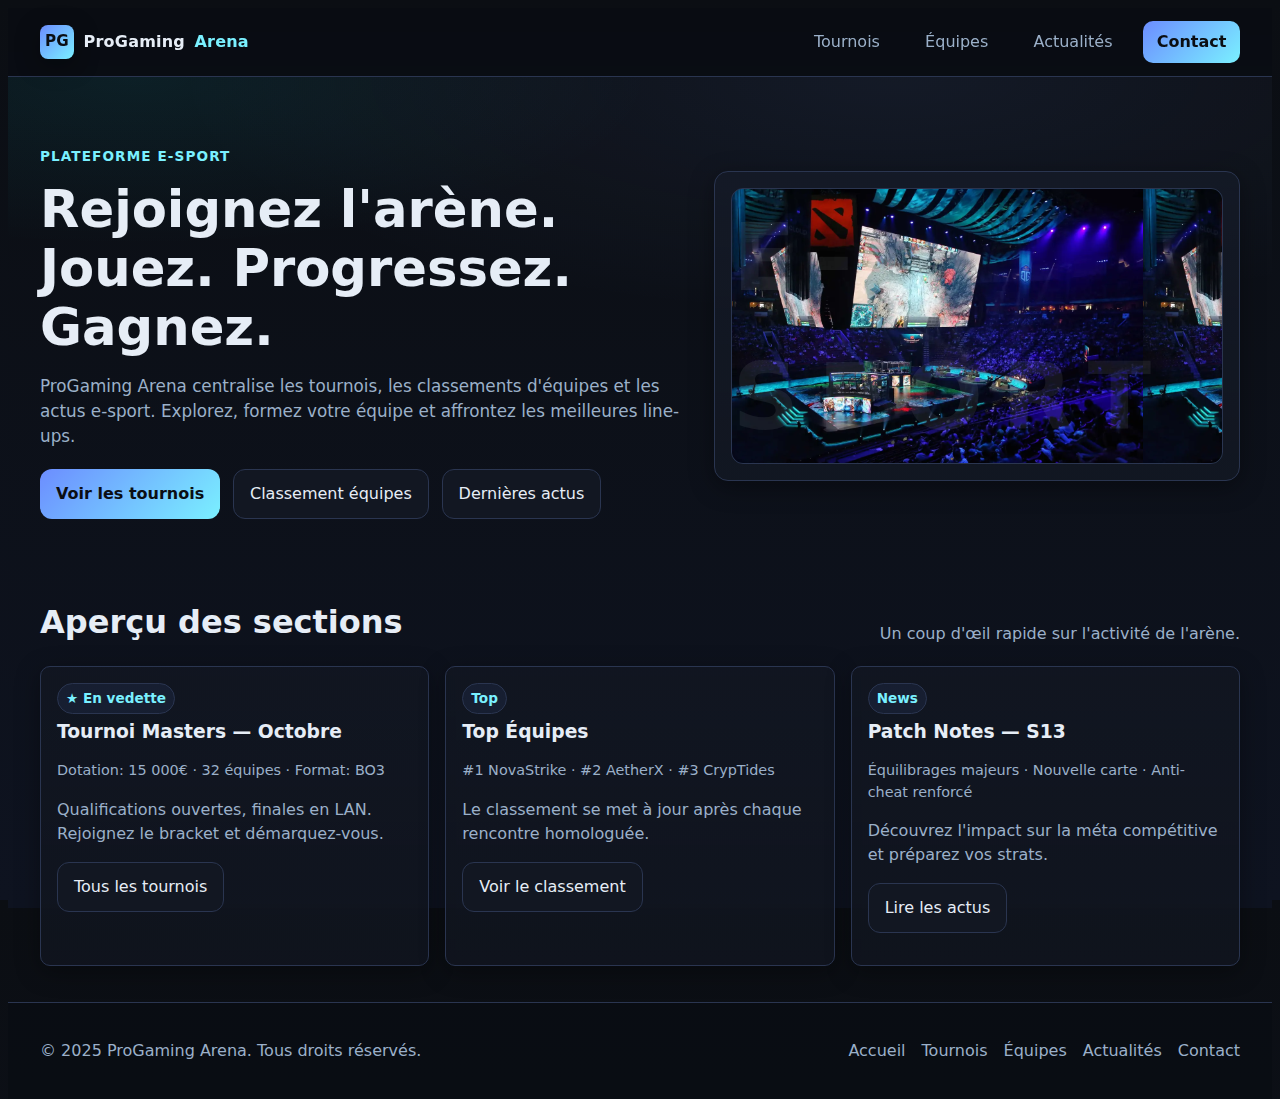
<file: index.html>
<!DOCTYPE html>
<html lang="fr">
  <head>
    <meta charset="utf-8" />
    <meta name="viewport" content="width=device-width, initial-scale=1" />
    <title>ProGaming Arena — E-Sport Platform</title>
    <meta
      name="description"
      content="Plateforme e-sport: tournois, équipes, actualités et contact — ProGaming Arena."
    />
    <link rel="stylesheet" href="style.css" />
  </head>
  <body>
    <!-- Header / Navigation -->
    <header>
      <div
        class="container nav"
        role="navigation"
        aria-label="Navigation principale"
      >
        <a class="brand" href="#hero" aria-label="Accueil ProGaming Arena">
          <span class="brand-badge" aria-hidden="true"><span>PG</span></span>
          ProGaming <em>Arena</em>
        </a>
        <nav class="nav-links" aria-label="Sections">
          <a href="tournois.html">Tournois</a>
          <a href="equipes.html">Équipes</a>
          <a href="actualites.html">Actualités</a>
          <a class="btn primary" href="contact.html">Contact</a>
        </nav>
      </div>
    </header>

    <!-- Hero -->
    <main id="hero" class="hero" role="main">
      <div class="container hero-inner">
        <div>
          <p class="eyebrow">Plateforme e-sport</p>
          <h1>Rejoignez l'arène. Jouez. Progressez. Gagnez.</h1>
          <p class="lead">
            ProGaming Arena centralise les tournois, les classements d'équipes
            et les actus e-sport. Explorez, formez votre équipe et affrontez les
            meilleures line-ups.
          </p>
          <div class="hero-cta">
            <a class="btn primary" href="tournois.html">Voir les tournois</a>
            <a class="btn" href="equipes.html">Classement équipes</a>
            <a class="btn" href="actualites.html">Dernières actus</a>
          </div>
        </div>
        <aside class="hero-card" aria-label="Visuel de mise en avant">
          <div
            class="hero-media"
            role="img"
            aria-label="Visuel e-sport abstrait"
          ></div>
        </aside>
      </div>
    </main>

    <!-- Overview: 3 feature cards -->
    <section class="section" aria-labelledby="overview-title">
      <div class="container">
        <div class="section-head">
          <h2 id="overview-title">Aperçu des sections</h2>
          <p>Un coup d'œil rapide sur l'activité de l'arène.</p>
        </div>
        <div class="grid" role="list">
          <article class="card" role="listitem">
            <span class="badge" aria-label="En vedette">★ En vedette</span>
            <h3>Tournoi Masters — Octobre</h3>
            <p class="meta">Dotation: 15 000€ · 32 équipes · Format: BO3</p>
            <p class="muted">
              Qualifications ouvertes, finales en LAN. Rejoignez le bracket et
              démarquez-vous.
            </p>
            <p><a class="btn" href="tournois.html">Tous les tournois</a></p>
          </article>
          <article class="card" role="listitem">
            <span class="badge">Top</span>
            <h3>Top Équipes</h3>
            <p class="meta">#1 NovaStrike · #2 AetherX · #3 CrypTides</p>
            <p class="muted">
              Le classement se met à jour après chaque rencontre homologuée.
            </p>
            <p><a class="btn" href="equipes.html">Voir le classement</a></p>
          </article>
          <article class="card" role="listitem">
            <span class="badge">News</span>
            <h3>Patch Notes — S13</h3>
            <p class="meta">
              Équilibrages majeurs · Nouvelle carte · Anti-cheat renforcé
            </p>
            <p class="muted">
              Découvrez l'impact sur la méta compétitive et préparez vos strats.
            </p>
            <p><a class="btn" href="actualites.html">Lire les actus</a></p>
          </article>
        </div>
      </div>
    </section>

    <!-- Footer -->
    <footer role="contentinfo">
      <div class="container footer-inner">
        <p class="muted">
          © <span aria-label="année">2025</span> ProGaming Arena. Tous droits
          réservés.
        </p>
        <nav class="footer-links" aria-label="Liens secondaires">
          <a href="index.html">Accueil</a>
          <a href="tournois.html">Tournois</a>
          <a href="equipes.html">Équipes</a>
          <a href="actualites.html">Actualités</a>
          <a href="contact.html">Contact</a>
        </nav>
      </div>
    </footer>
  </body>
</html>
</file>
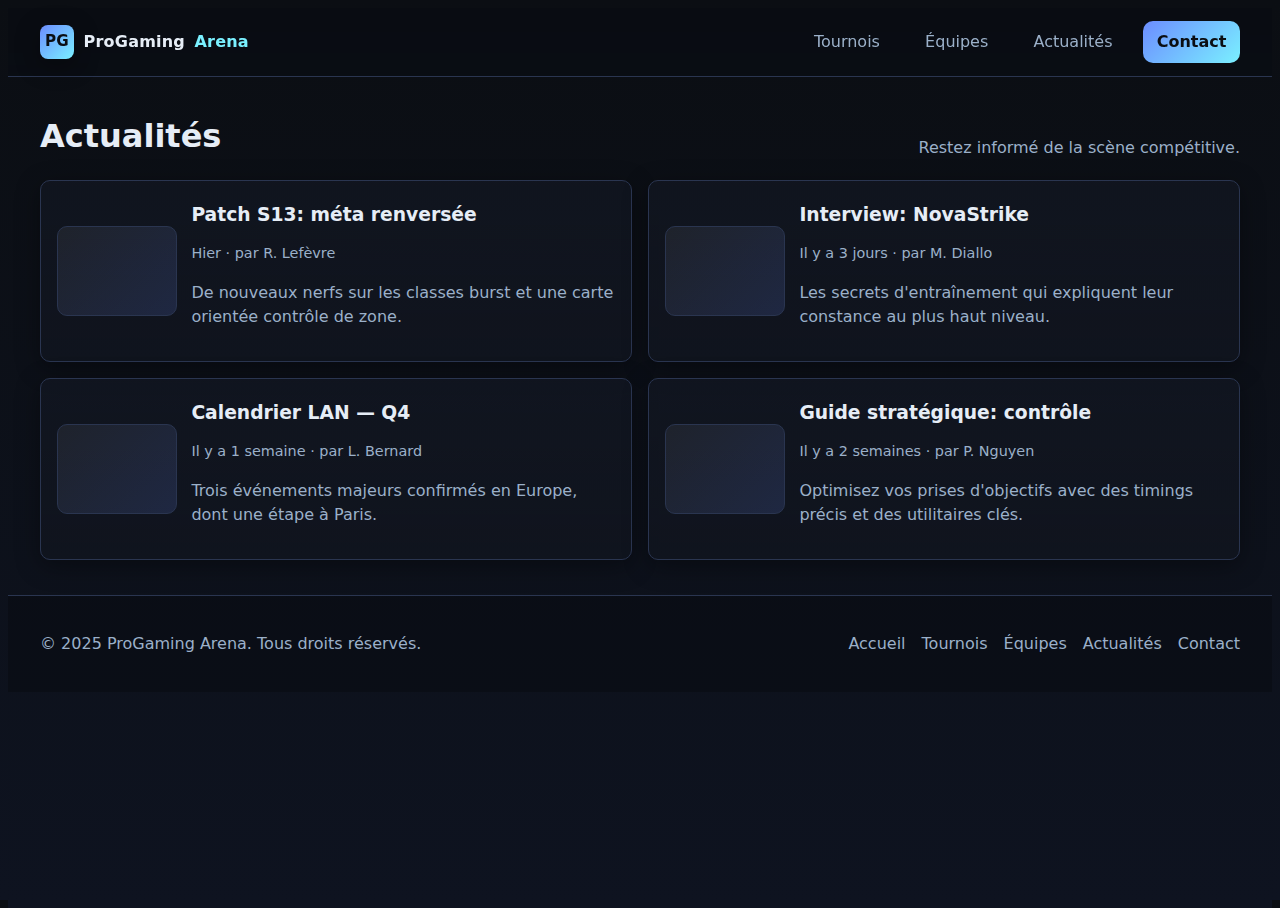
<file: actualites.html>
<!DOCTYPE html>
<html lang="fr">
  <head>
    <meta charset="utf-8" />
    <meta name="viewport" content="width=device-width, initial-scale=1" />
    <title>Actualités</title>
    <meta
      name="description"
      content="Plateforme e-sport: tournois, équipes, actualités et contact — ProGaming Arena."
    />
    <link rel="stylesheet" href="style.css" />
  </head>
  <body>
    <!-- Header / Navigation -->
    <header>
      <div
        class="container nav"
        role="navigation"
        aria-label="Navigation principale"
      >
        <a class="brand" href="index.html" aria-label="Accueil ProGaming Arena">
          <span class="brand-badge" aria-hidden="true"><span>PG</span></span>
          ProGaming <em>Arena</em>
        </a>
        <nav class="nav-links" aria-label="Sections">
          <a href="tournois.html">Tournois</a>
          <a href="equipes.html">Équipes</a>
          <a href="actualites.html">Actualités</a>
          <a class="btn primary" href="contact.html">Contact</a>
        </nav>
      </div>
    </header>

    <!-- Actualités -->
    <section id="actualites" class="section" aria-labelledby="actus-title">
      <div class="container">
        <div class="section-head">
          <h2 id="actus-title">Actualités</h2>
          <p>Restez informé de la scène compétitive.</p>
        </div>
        <div class="news" role="list">
          <article class="card" role="listitem">
            <div class="thumb" aria-hidden="true"></div>
            <div>
              <h3>Patch S13: méta renversée</h3>
              <p class="meta">Hier · par R. Lefèvre</p>
              <p class="muted">
                De nouveaux nerfs sur les classes burst et une carte orientée
                contrôle de zone.
              </p>
            </div>
          </article>
          <article class="card" role="listitem">
            <div class="thumb" aria-hidden="true"></div>
            <div>
              <h3>Interview: NovaStrike</h3>
              <p class="meta">Il y a 3 jours · par M. Diallo</p>
              <p class="muted">
                Les secrets d'entraînement qui expliquent leur constance au plus
                haut niveau.
              </p>
            </div>
          </article>
          <article class="card" role="listitem">
            <div class="thumb" aria-hidden="true"></div>
            <div>
              <h3>Calendrier LAN — Q4</h3>
              <p class="meta">Il y a 1 semaine · par L. Bernard</p>
              <p class="muted">
                Trois événements majeurs confirmés en Europe, dont une étape à
                Paris.
              </p>
            </div>
          </article>
          <article class="card" role="listitem">
            <div class="thumb" aria-hidden="true"></div>
            <div>
              <h3>Guide stratégique: contrôle</h3>
              <p class="meta">Il y a 2 semaines · par P. Nguyen</p>
              <p class="muted">
                Optimisez vos prises d'objectifs avec des timings précis et des
                utilitaires clés.
              </p>
            </div>
          </article>
        </div>
      </div>
    </section>

    <!-- Footer -->
    <footer role="contentinfo">
      <div class="container footer-inner">
        <p class="muted">
          © <span aria-label="année">2025</span> ProGaming Arena. Tous droits
          réservés.
        </p>
        <nav class="footer-links" aria-label="Liens secondaires">
          <a href="index.html">Accueil</a>
          <a href="tournois.html">Tournois</a>
          <a href="equipes.html">Équipes</a>
          <a href="actualites.html">Actualités</a>
          <a href="contact.html">Contact</a>
        </nav>
      </div>
    </footer>
  </body>
</html>
</file>
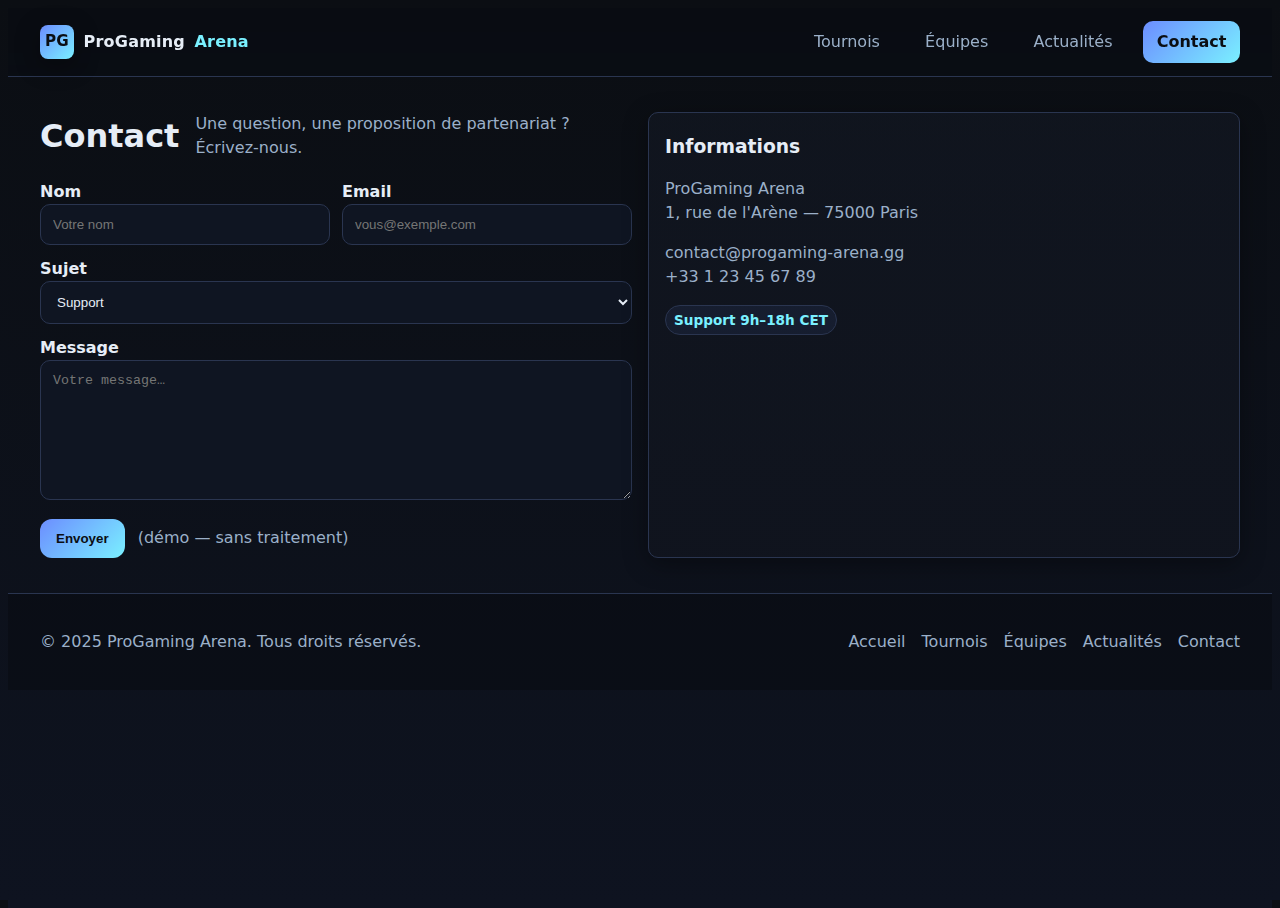
<file: contact.html>
<!DOCTYPE html>
<html lang="fr">
  <head>
    <meta charset="utf-8" />
    <title>Contact</title>
    <link rel="stylesheet" href="style.css" />
  </head>
  <body>
    <!-- Header / Navigation -->
    <header>
      <div
        class="container nav"
        role="navigation"
        aria-label="Navigation principale"
      >
        <a class="brand" href="index.html" aria-label="Accueil ProGaming Arena">
          <span class="brand-badge" aria-hidden="true"><span>PG</span></span>
          ProGaming <em>Arena</em>
        </a>
        <nav class="nav-links" aria-label="Sections">
          <a href="tournois.html">Tournois</a>
          <a href="equipes.html">Équipes</a>
          <a href="actualites.html">Actualités</a>
          <a class="btn primary" href="contact.html">Contact</a>
        </nav>
      </div>
    </header>

    <!-- Contact (Bonus) -->
    <section id="contact" class="section" aria-labelledby="contact-title">
      <div class="container contact">
        <div>
          <div class="section-head">
            <h2 id="contact-title">Contact</h2>
            <p>Une question, une proposition de partenariat ? Écrivez-nous.</p>
          </div>
          <form action="#" method="post" aria-describedby="contact-help">
            <div class="form-row">
              <div>
                <label for="name">Nom</label>
                <input
                  id="name"
                  name="name"
                  type="text"
                  placeholder="Votre nom"
                  required
                />
              </div>
              <div>
                <label for="email">Email</label>
                <input
                  id="email"
                  name="email"
                  type="email"
                  placeholder="vous@exemple.com"
                  required
                />
              </div>
            </div>
            <div>
              <label for="topic">Sujet</label>
              <select id="topic" name="topic">
                <option>Support</option>
                <option>Partenariat</option>
                <option>Organisation tournoi</option>
              </select>
            </div>
            <div>
              <label for="message">Message</label>
              <textarea
                id="message"
                name="message"
                placeholder="Votre message…"
                required
              ></textarea>
            </div>
            <p id="contact-help" class="sr-only">
              Ce formulaire est une démo statique, pas d'envoi.
            </p>
            <div>
              <button class="btn primary" type="submit" aria-disabled="true">
                Envoyer
              </button>
              <span class="muted" style="margin-left: 0.5rem"
                >(démo — sans traitement)</span
              >
            </div>
          </form>
        </div>
        <aside class="card" aria-label="Informations de contact">
          <h3>Informations</h3>
          <p class="muted">
            ProGaming Arena<br />1, rue de l'Arène — 75000 Paris
          </p>
          <p class="muted">contact@progaming-arena.gg<br />+33 1 23 45 67 89</p>
          <p>
            <span class="badge">Support 9h–18h CET</span>
          </p>
        </aside>
      </div>
    </section>


    <!-- Footer -->
    <footer role="contentinfo">
      <div class="container footer-inner">
        <p class="muted">
          © <span aria-label="année">2025</span> ProGaming Arena. Tous droits
          réservés.
        </p>
        <nav class="footer-links" aria-label="Liens secondaires">
          <a href="index.html">Accueil</a>
          <a href="tournois.html">Tournois</a>
          <a href="equipes.html">Équipes</a>
          <a href="actualites.html">Actualités</a>
          <a href="contact.html">Contact</a>
        </nav>
      </div>
    </footer>
  </body>
</html>
</file>
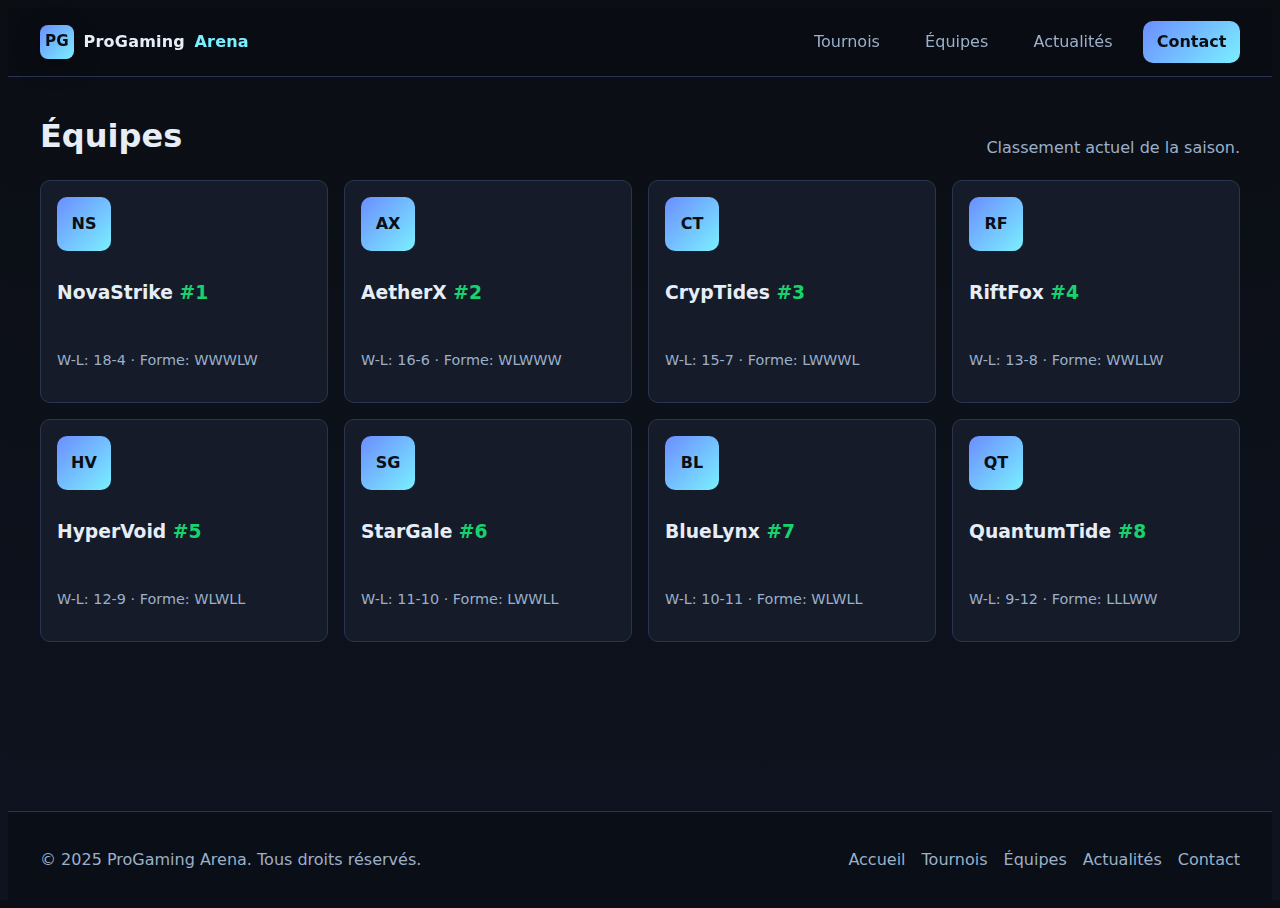
<file: equipes.html>
<!DOCTYPE html>
<html lang="fr">
  <head>
    <meta charset="utf-8" />
    <meta name="viewport" content="width=device-width, initial-scale=1" />
    <title>Équipes</title>
    <meta
      name="description"
      content="Plateforme e-sport: tournois, équipes, actualités et contact — ProGaming Arena."
    />
    <link rel="stylesheet" href="style.css" />
  </head>
  <body class="sticky">
    <!-- Header / Navigation -->
    <header>
      <div
        class="container nav"
        role="navigation"
        aria-label="Navigation principale"
      >
        <a class="brand" href="index.html" aria-label="Accueil ProGaming Arena">
          <span class="brand-badge" aria-hidden="true"><span>PG</span></span>
          ProGaming <em>Arena</em>
        </a>
        <nav class="nav-links" aria-label="Sections">
          <a href="tournois.html">Tournois</a>
          <a href="equipes.html">Équipes</a>
          <a href="actualites.html">Actualités</a>
          <a class="btn primary" href="contact.html">Contact</a>
        </nav>
      </div>
    </header>

    <!-- Équipes -->
    <section id="equipes" class="section" aria-labelledby="equipes-title">
      <div class="container">
        <div class="section-head">
          <h2 id="equipes-title">Équipes</h2>
          <p>Classement actuel de la saison.</p>
        </div>
        <div class="teams" role="list">
          <article class="team" role="listitem">
            <div class="team-avatar" aria-hidden="true">NS</div>
            <h3>NovaStrike <span class="rank">#1</span></h3>
            <p class="meta">W-L: 18-4 · Forme: WWWLW</p>
          </article>
          <article class="team" role="listitem">
            <div class="team-avatar" aria-hidden="true">AX</div>
            <h3>AetherX <span class="rank">#2</span></h3>
            <p class="meta">W-L: 16-6 · Forme: WLWWW</p>
          </article>
          <article class="team" role="listitem">
            <div class="team-avatar" aria-hidden="true">CT</div>
            <h3>CrypTides <span class="rank">#3</span></h3>
            <p class="meta">W-L: 15-7 · Forme: LWWWL</p>
          </article>
          <article class="team" role="listitem">
            <div class="team-avatar" aria-hidden="true">RF</div>
            <h3>RiftFox <span class="rank">#4</span></h3>
            <p class="meta">W-L: 13-8 · Forme: WWLLW</p>
          </article>
          <article class="team" role="listitem">
            <div class="team-avatar" aria-hidden="true">HV</div>
            <h3>HyperVoid <span class="rank">#5</span></h3>
            <p class="meta">W-L: 12-9 · Forme: WLWLL</p>
          </article>
          <article class="team" role="listitem">
            <div class="team-avatar" aria-hidden="true">SG</div>
            <h3>StarGale <span class="rank">#6</span></h3>
            <p class="meta">W-L: 11-10 · Forme: LWWLL</p>
          </article>
          <article class="team" role="listitem">
            <div class="team-avatar" aria-hidden="true">BL</div>
            <h3>BlueLynx <span class="rank">#7</span></h3>
            <p class="meta">W-L: 10-11 · Forme: WLWLL</p>
          </article>
          <article class="team" role="listitem">
            <div class="team-avatar" aria-hidden="true">QT</div>
            <h3>QuantumTide <span class="rank">#8</span></h3>
            <p class="meta">W-L: 9-12 · Forme: LLLWW</p>
          </article>
        </div>
      </div>
    </section>

    <!-- Footer -->
    <footer role="contentinfo">
      <div class="container footer-inner">
        <p class="muted">
          © <span aria-label="année">2025</span> ProGaming Arena. Tous droits
          réservés.
        </p>
        <nav class="footer-links" aria-label="Liens secondaires">
          <a href="index.html">Accueil</a>
          <a href="tournois.html">Tournois</a>
          <a href="equipes.html">Équipes</a>
          <a href="actualites.html">Actualités</a>
          <a href="contact.html">Contact</a>
        </nav>
      </div>
    </footer>
  </body>
</html>
</file>
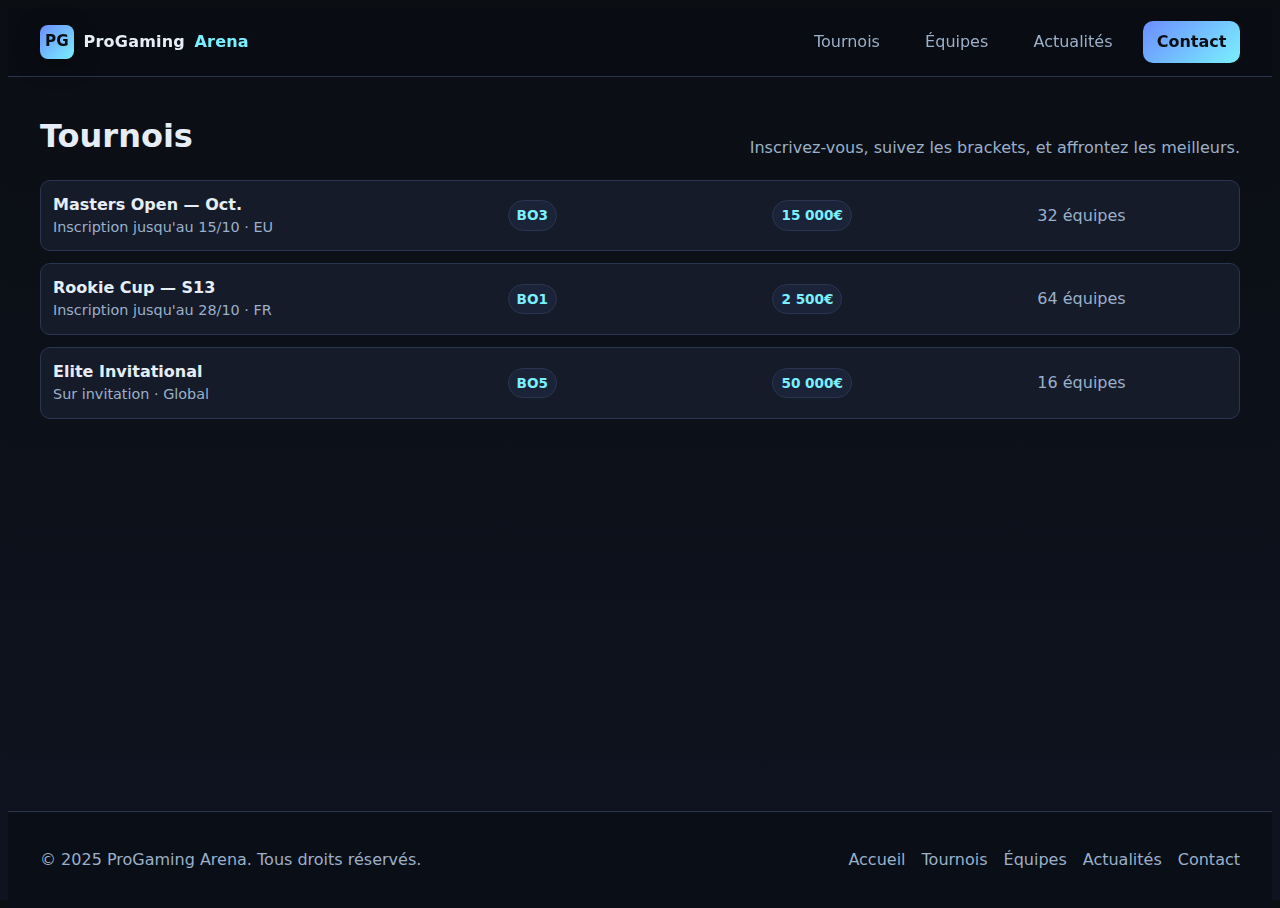
<file: tournois.html>
<!DOCTYPE html>
<html lang="fr">
  <head>
    <meta charset="utf-8" />
    <meta name="viewport" content="width=device-width, initial-scale=1" />
    <title>Tournois</title>
    <meta
      name="description"
      content="Plateforme e-sport: tournois, équipes, actualités et contact — ProGaming Arena."
    />
    <link rel="stylesheet" href="style.css" />
  </head>
  <body class="sticky">
    <!-- Header / Navigation -->
    <header>
      <div
        class="container nav"
        role="navigation"
        aria-label="Navigation principale"
      >
        <a class="brand" href="index.html" aria-label="Accueil ProGaming Arena">
          <span class="brand-badge" aria-hidden="true"><span>PG</span></span>
          ProGaming <em>Arena</em>
        </a>
        <nav class="nav-links" aria-label="Sections">
          <a href="tournois.html">Tournois</a>
          <a href="equipes.html">Équipes</a>
          <a href="actualites.html">Actualités</a>
          <a class="btn primary" href="contact.html">Contact</a>
        </nav>
      </div>
    </header>

    <!-- Tournois -->
    <section id="tournois" class="section" aria-labelledby="tournois-title">
      <div class="container">
        <div class="section-head">
          <h2 id="tournois-title">Tournois</h2>
          <p>
            Inscrivez-vous, suivez les brackets, et affrontez les meilleurs.
          </p>
        </div>
        <div class="list" role="list">
          <div class="row" role="listitem">
            <div>
              <strong>Masters Open — Oct.</strong>
              <div class="meta">Inscription jusqu'au 15/10 · EU</div>
            </div>
            <div>
              <span class="badge">BO3</span>
            </div>
            <div>
              <span class="badge" aria-label="Dotation">15 000€</span>
            </div>
            <div class="muted">32 équipes</div>
          </div>
          <div class="row" role="listitem">
            <div>
              <strong>Rookie Cup — S13</strong>
              <div class="meta">Inscription jusqu'au 28/10 · FR</div>
            </div>
            <div>
              <span class="badge">BO1</span>
            </div>
            <div>
              <span class="badge" aria-label="Dotation">2 500€</span>
            </div>
            <div class="muted">64 équipes</div>
          </div>
          <div class="row" role="listitem">
            <div>
              <strong>Elite Invitational</strong>
              <div class="meta">Sur invitation · Global</div>
            </div>
            <div>
              <span class="badge">BO5</span>
            </div>
            <div>
              <span class="badge" aria-label="Dotation">50 000€</span>
            </div>
            <div class="muted">16 équipes</div>
          </div>
        </div>
      </div>
    </section>

    <!-- Footer -->
    <footer role="contentinfo">
      <div class="container footer-inner">
        <p class="muted">
          © <span aria-label="année">2025</span> ProGaming Arena. Tous droits
          réservés.
        </p>
        <nav class="footer-links" aria-label="Liens secondaires">
          <a href="index.html">Accueil</a>
          <a href="tournois.html">Tournois</a>
          <a href="equipes.html">Équipes</a>
          <a href="actualites.html">Actualités</a>
          <a href="contact.html">Contact</a>
        </nav>
      </div>
    </footer>
  </body>
</html>
</file>
<file: style.css>
/*
        ProGaming Arena — Single page (no JS)
        - Semantic, accessible, responsive
        - Embedded CSS per user request (single file)
      */

:root {
  --bg: #0b0e13;
  --panel: #121722;
  --panel-2: #151b29;
  --text: #e6edf6;
  --muted: #9bb0c9;
  --brand: #6c8dff;
  --brand-2: #7af0ff;
  --accent: #18d26e;
  --danger: #ff6b6b;
  --warning: #ffc857;
  --outline: #2a3550;
  --shadow: 0 6px 24px rgba(0, 0, 0, 0.35);
  --radius: 14px;
  --radius-sm: 10px;
  --container: 1200px;
}

html,
body {
  height: 100%;
  background: linear-gradient(180deg, #0b0e13 0%, #0e1320 100%);
  color: var(--text);
  font-family: ui-sans-serif, system-ui, -apple-system, Segoe UI, Roboto, Ubuntu,
    Cantarell, Noto Sans, Helvetica Neue, Arial, "Apple Color Emoji",
    "Segoe UI Emoji";
  line-height: 1.5;
  min-height: 100vh;
  
}

.sticky {
  display: flex;
  flex-direction: column;
}

* {
  box-sizing: border-box;
}

a {
  color: inherit;
  text-decoration: none;
}
img {
  max-width: 100%;
  height: auto;
  display: block;
}

.container {
  width: min(100% - 2rem, var(--container));
  margin-inline: auto;
}

/* Header */
header {
  position: sticky;
  top: 0;
  z-index: 50;
  background: rgba(9, 12, 19, 0.8);
  backdrop-filter: blur(10px);
  border-bottom: 1px solid var(--outline);
}
.nav {
  display: flex;
  align-items: center;
  justify-content: space-between;
  padding: 0.75rem 0;
}
.brand {
  display: inline-flex;
  align-items: center;
  gap: 0.6rem;
  font-weight: 800;
  letter-spacing: 0.2px;
}
.brand-badge {
  width: 34px;
  height: 34px;
  border-radius: 8px;
  background: linear-gradient(135deg, var(--brand) 0%, var(--brand-2) 100%);
  display: grid;
  place-items: center;
  box-shadow: var(--shadow);
}
.brand-badge span {
  font-size: 0.95rem;
  font-weight: 900;
  color: #0b0e13;
}
.brand em {
  color: var(--brand-2);
  font-style: normal;
}

.nav-links {
  display: flex;
  gap: 1rem;
  align-items: center;
}
.nav-links a {
  padding: 0.55rem 0.85rem;
  border-radius: 10px;
  color: var(--muted);
  border: 1px solid transparent;
  transition: 200ms ease;
}
.nav-links a:hover {
  color: var(--text);
  border-color: var(--outline);
  background: rgba(108, 141, 255, 0.06);
}
/*
      .nav-cta {
        padding: 0.55rem 0.9rem;
        border-radius: 10px;
        background: linear-gradient(135deg, var(--brand) 0%, var(--brand-2) 100%);
        color: #0b0e13;
        font-weight: 700;
        border: 0;
      }
      */

/* Hero */
.hero {
  position: relative;
  padding: 3.5rem 0 2.75rem;
  background: radial-gradient(
      1200px 400px at 70% 0%,
      rgba(124, 160, 255, 0.08),
      transparent 60%
    ),
    radial-gradient(
      800px 260px at 10% 0%,
      rgba(26, 234, 255, 0.08),
      transparent 65%
    );
  overflow: hidden;
}
.hero-inner {
  display: grid;
  grid-template-columns: 1.1fr 0.9fr;
  gap: 2rem;
  align-items: center;
}
.eyebrow {
  color: var(--brand-2);
  font-weight: 700;
  letter-spacing: 0.08em;
  text-transform: uppercase;
  font-size: 0.85rem;
}
h1 {
  margin: 0.4rem 0 0.8rem;
  font-size: clamp(2rem, 3vw + 1rem, 3.2rem);
  line-height: 1.15;
}
.lead {
  color: var(--muted);
  font-size: 1.05rem;
  max-width: 60ch;
}
.hero-cta {
  margin-top: 1.25rem;
  display: flex;
  gap: 0.8rem;
  flex-wrap: wrap;
}
.btn {
  display: inline-flex;
  align-items: center;
  gap: 0.5rem;
  padding: 0.75rem 1rem;
  border-radius: 12px;
  border: 1px solid var(--outline);
  color: var(--text);
  background: var(--panel);
  transition: 200ms ease;
}
.btn:hover {
  transform: translateY(-1px);
  border-color: var(--brand);
  box-shadow: 0 8px 22px rgba(108, 141, 255, 0.18);
}
.btn.primary {
  background: linear-gradient(135deg, var(--brand) 0%, var(--brand-2) 100%);
  color: #0b0e13;
  border: 0;
  font-weight: 800;
}

.hero-card {
  background: linear-gradient(
    180deg,
    rgba(21, 27, 41, 0.7),
    rgba(18, 23, 34, 0.9)
  );
  border: 1px solid var(--outline);
  border-radius: var(--radius);
  padding: 1rem;
  box-shadow: var(--shadow);
}
.hero-media {
  aspect-ratio: 16 / 9;
  border-radius: 12px;
  background: linear-gradient(
    135deg,
    rgba(108, 141, 255, 0.25),
    rgba(122, 240, 255, 0.18)
  );
  border: 1px solid var(--outline);
  position: relative;
  overflow: hidden;
}
.hero-media::after {
  content: "E-SPORT";
  position: absolute;
  inset: 0;
  display: grid;
  place-items: center;
  font-weight: 800;
  letter-spacing: 0.2em;
  color: rgba(230, 237, 246, 0.08);
  font-size: clamp(3rem, 6vw + 1rem, 7rem);
  background-image: url(keyarena.png);
  background-size: contain;
}

/* Sections overview */
section {
  scroll-margin-top: 84px;
}
.section {
  padding: 2.2rem 0;
}
.section-head {
  display: flex;
  align-items: end;
  justify-content: space-between;
  gap: 1rem;
  margin-bottom: 1.25rem;
}
.section-head h2 {
  margin: 0;
  font-size: clamp(1.4rem, 1.4vw + 1rem, 2rem);
}
.section-head p {
  margin: 0;
  color: var(--muted);
}

.grid {
  display: grid;
  grid-template-columns: repeat(3, 1fr);
  gap: 1rem;
}
.card {
  background: linear-gradient(
    180deg,
    rgba(18, 23, 34, 0.7),
    rgba(16, 20, 30, 0.9)
  );
  border: 1px solid var(--outline);
  border-radius: var(--radius-sm);
  padding: 1rem;
  box-shadow: var(--shadow);
}
.card h3 {
  margin-top: 0.25rem;
  margin-bottom: 0.35rem;
}
.meta {
  color: var(--muted);
  font-size: 0.9rem;
}

/* Dedicated sections */
.list {
  display: grid;
  grid-template-columns: 1fr;
  gap: 0.75rem;
}
.row {
  display: grid;
  grid-template-columns: 1.4fr 0.8fr 0.8fr 0.6fr;
  gap: 0.75rem;
  align-items: center;
  padding: 0.75rem;
  border: 1px solid var(--outline);
  border-radius: 10px;
  background: var(--panel-2);
}
.row strong {
  font-weight: 800;
}
.badge {
  display: inline-flex;
  align-items: center;
  gap: 0.4rem;
  border: 1px solid var(--outline);
  background: rgba(108, 141, 255, 0.08);
  color: var(--brand-2);
  padding: 0.25rem 0.5rem;
  border-radius: 999px;
  font-size: 0.85rem;
  font-weight: 700;
}

/* Teams grid */
.teams {
  display: grid;
  grid-template-columns: repeat(4, 1fr);
  gap: 1rem;
}
.team {
  display: grid;
  gap: 0.6rem;
  place-items: start;
  background: var(--panel-2);
  border: 1px solid var(--outline);
  border-radius: var(--radius-sm);
  padding: 1rem;
}
.team-avatar {
  width: 54px;
  height: 54px;
  border-radius: 10px;
  background: linear-gradient(135deg, var(--brand), var(--brand-2));
  display: grid;
  place-items: center;
  color: #0b0e13;
  font-weight: 900;
}
.rank {
  color: var(--accent);
  font-weight: 800;
}

/* News */
.news {
  display: grid;
  grid-template-columns: 1fr 1fr;
  gap: 1rem;
}
.news .card {
  display: grid;
  grid-template-columns: 120px 1fr;
  gap: 0.9rem;
  align-items: center;
}
.thumb {
  width: 100%;
  aspect-ratio: 4 / 3;
  border-radius: 10px;
  background: linear-gradient(
    135deg,
    rgba(255, 255, 255, 0.06),
    rgba(108, 141, 255, 0.16)
  );
  border: 1px solid var(--outline);
}

/* Contact */
.contact {
  display: grid;
  grid-template-columns: 1fr 1fr;
  gap: 1rem;
}
form {
  display: grid;
  gap: 0.75rem;
}
label {
  font-weight: 700;
}
input,
textarea,
select {
  width: 100%;
  padding: 0.75rem;
  border-radius: 10px;
  border: 1px solid var(--outline);
  background: #0f1522;
  color: var(--text);
}
textarea {
  min-height: 140px;
  resize: vertical;
}
.form-row {
  display: grid;
  grid-template-columns: 1fr 1fr;
  gap: 0.75rem;
}

/* Footer */
footer {
  margin-top: auto;
  border-top: 1px solid var(--outline);
  background: rgba(9, 12, 19, 0.6);
}
.footer-inner {
  display: grid;
  grid-template-columns: 1fr auto;
  gap: 1rem;
  align-items: center;
  padding: 1.25rem 0;
}
.footer-links {
  display: flex;
  gap: 1rem;
  color: var(--muted);
}

/* Utilities */
.sr-only {
  position: absolute;
  width: 1px;
  height: 1px;
  padding: 0;
  margin: -1px;
  overflow: hidden;
  clip: rect(0, 0, 0, 0);
  border: 0;
}
.muted {
  color: var(--muted);
}

/* Responsive */
@media (max-width: 1000px) {
  .hero-inner {
    grid-template-columns: 1fr;
  }
  .grid {
    grid-template-columns: repeat(2, 1fr);
  }
  .teams {
    grid-template-columns: repeat(3, 1fr);
  }
  .news {
    grid-template-columns: 1fr;
  }
}
@media (max-width: 700px) {
  .nav {
    flex-wrap: wrap;
    gap: 0.75rem;
  }
  .nav-links {
    width: 100%;
    justify-content: space-between;
  }
  .grid {
    grid-template-columns: 1fr;
  }
  .row {
    grid-template-columns: 1fr;
    align-items: start;
  }
  .teams {
    grid-template-columns: repeat(2, 1fr);
  }
  .contact {
    grid-template-columns: 1fr;
  }
  .form-row {
    grid-template-columns: 1fr;
  }
}
</file>
